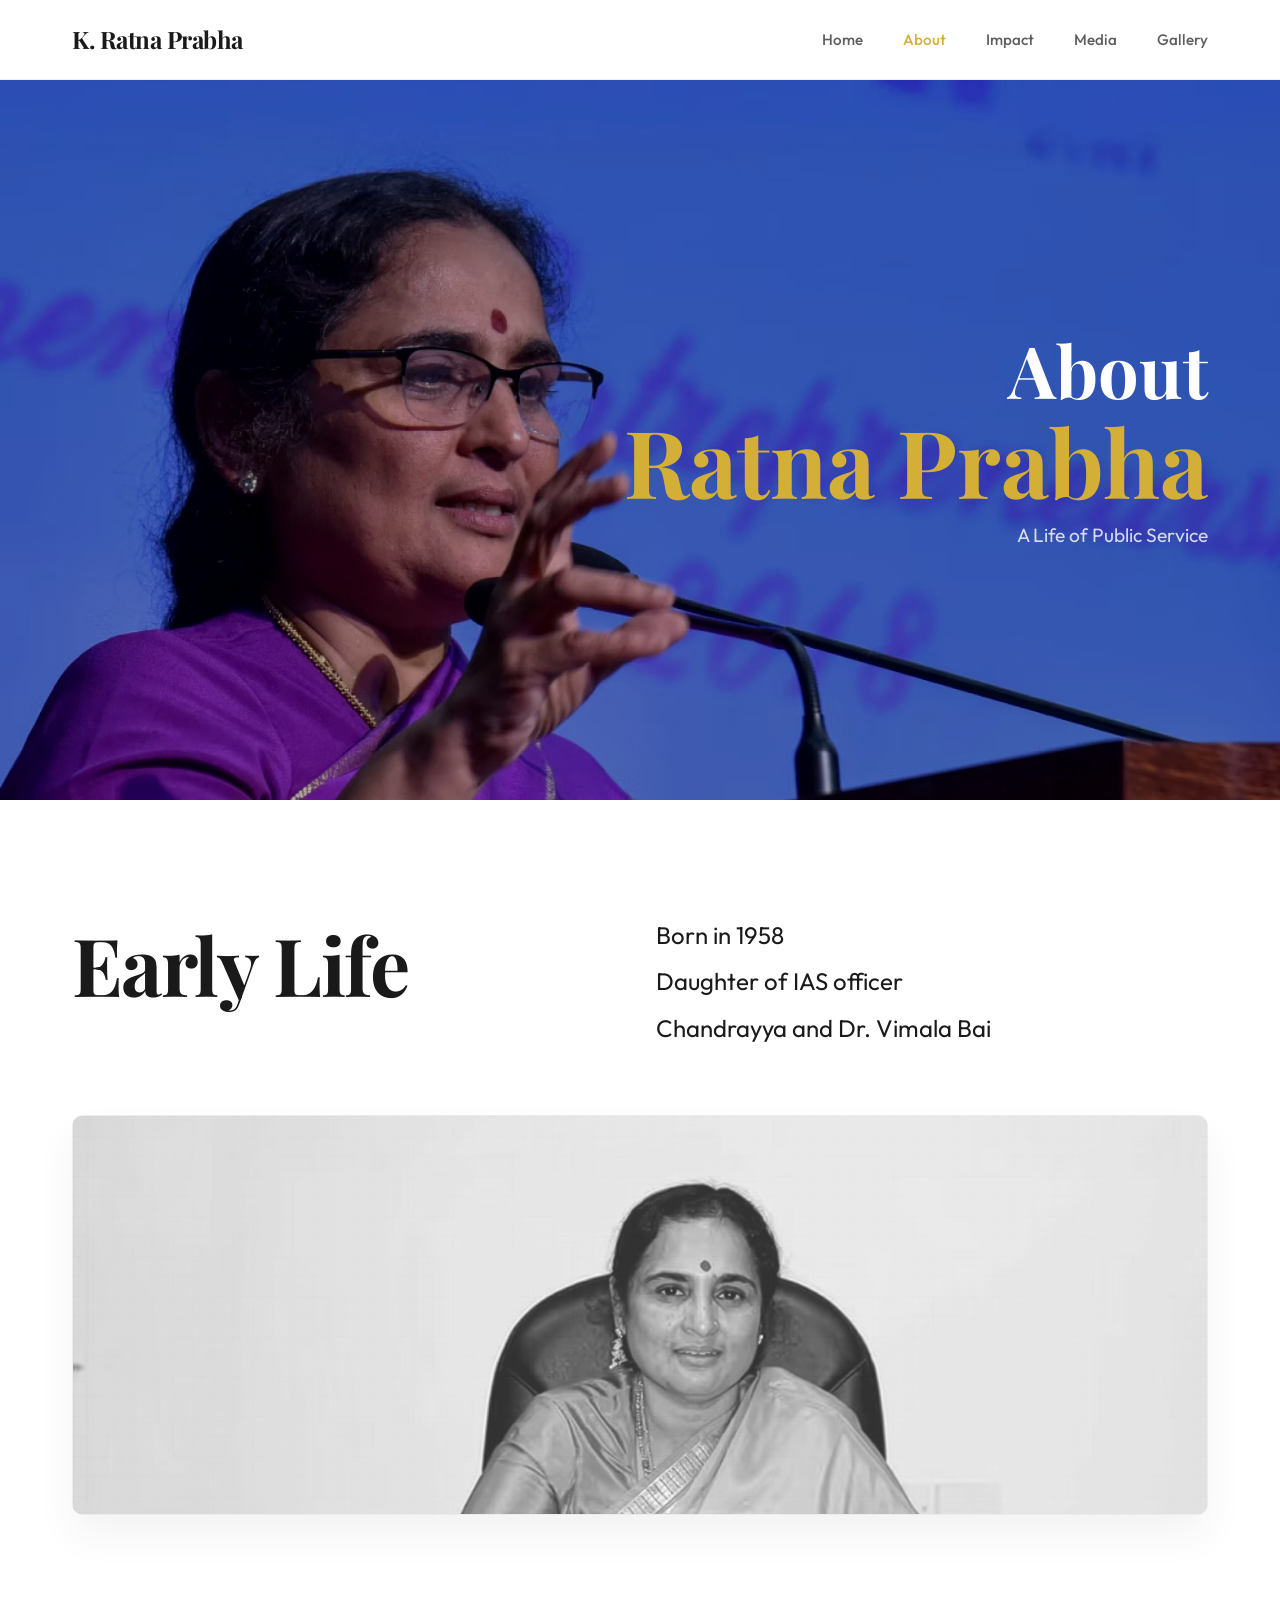
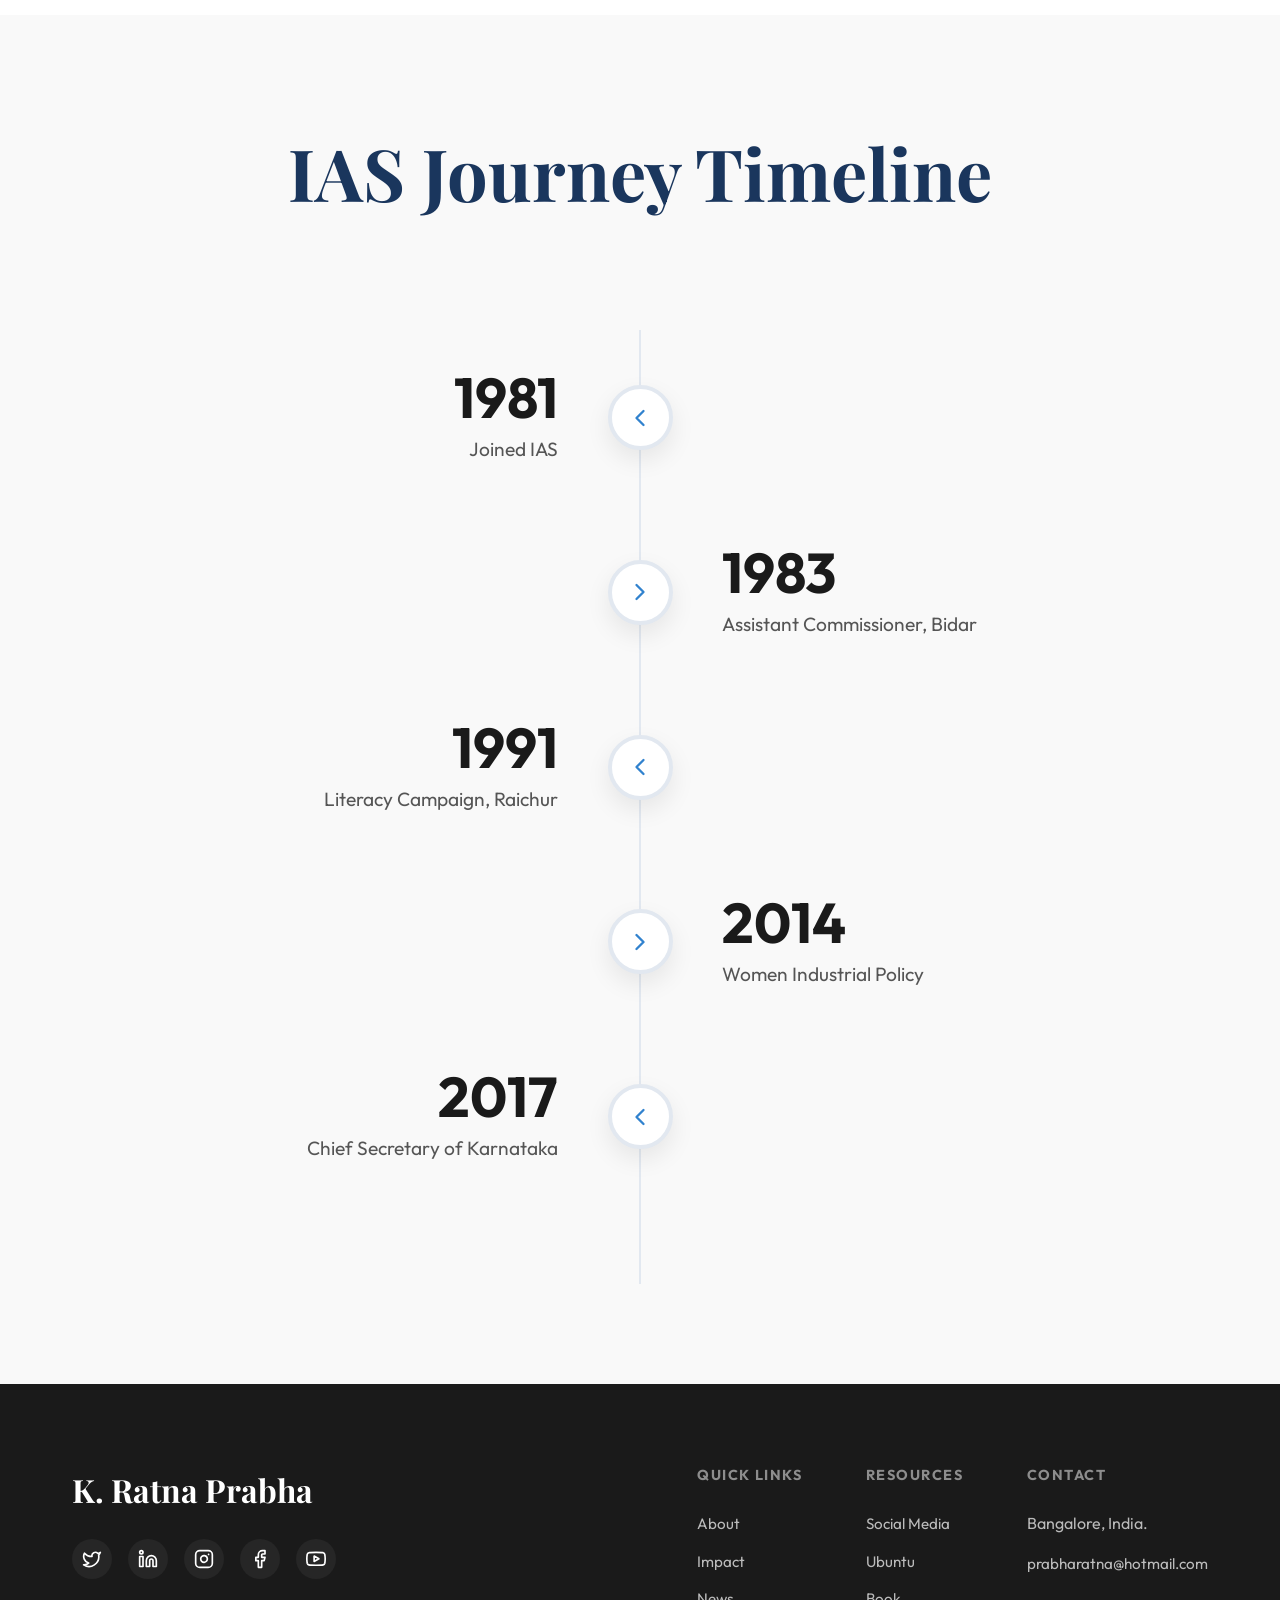
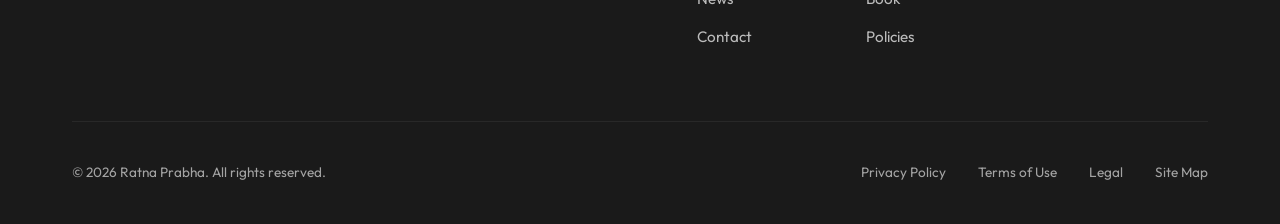
<file: about.html>
<!DOCTYPE html>
<html lang="en">
<head>
    <meta charset="UTF-8">
    <meta name="viewport" content="width=device-width, initial-scale=1.0">
    <title>About | K. Ratna Prabha</title>
    <meta name="description" content="Learn about the life and journey of K. Ratna Prabha, from her early years to her distinguished career in the IAS and beyond.">
    
    <!-- Google Fonts -->
    <link rel="preconnect" href="https://fonts.googleapis.com">
    <link rel="preconnect" href="https://fonts.gstatic.com" crossorigin>
    <link href="https://fonts.googleapis.com/css2?family=Inter:wght@300;400;500;600&family=Playfair+Display:ital,wght@0,400;0,700;1,400&family=Outfit:wght@300;400;600&display=swap" rel="stylesheet">
    
    <link rel="stylesheet" href="about.css">
</head>
<body>

    <nav class="navbar">
        <div class="nav-container">
            <a href="index.html" class="nav-logo">K. Ratna Prabha</a>
            <ul class="nav-links">
                <li><a href="index.html">Home</a></li>
                <li><a href="about.html" class="active">About</a></li>
                <li><a href="index.html#impact">Impact</a></li>
                <li><a href="media.html">Media</a></li>
                <li><a href="gallery.html">Gallery</a></li>
            </ul>
            <div class="nav-menu-btn" id="menuBtn">
                <span></span>
                <span></span>
            </div>
        </div>
    </nav>

    <header class="hero">
        <div class="hero-bg">
            <img src="assets/images/about-page-header.avif" alt="Ratna Prabha Header">
        </div>
        <div class="hero-content">
            <h1 class="hero-title">About <br><span>Ratna Prabha</span></h1>
            <p class="hero-subtitle">A Life of Public Service</p>
        </div>
    </header>

    <section class="early-life">
        <div class="section-container">
            <div class="early-life-grid">
                <div class="early-life-title">
                    <h2>Early Life</h2>
                </div>
                <div class="early-life-details">
                    <p>Born in 1958</p>
                    <p>Daughter of IAS officer</p>
                    <p>Chandrayya and Dr. Vimala Bai</p>
                </div>
            </div>
            
            <div class="early-life-visual">
                <div class="visual-placeholder">
                    <!-- We can use a generated image here later if needed -->
                    <img src="assets/images/ratna-bg.avif" alt="Background decoration" class="visual-img">
                </div>
            </div>
        </div>
    </section>

    <section class="timeline-section" id="timeline">
        <div class="section-container">
            <h2 class="timeline-main-title">IAS Journey Timeline</h2>
            
            <div class="timeline">
                <div class="timeline-line"></div>
                
                <!-- 1981 -->
                <div class="timeline-item left">
                    <div class="timeline-content">
                        <h3 class="timeline-year">1981</h3>
                        <p class="timeline-desc">Joined IAS</p>
                    </div>
                    <div class="timeline-indicator">
                        <div class="indicator-icon">
                            <svg width="24" height="24" viewBox="0 0 24 24" fill="none" stroke="currentColor" stroke-width="2" stroke-linecap="round" stroke-linejoin="round"><path d="m15 18-6-6 6-6"/></svg>
                        </div>
                    </div>
                </div>

                <!-- 1983 -->
                <div class="timeline-item right">
                    <div class="timeline-indicator">
                        <div class="indicator-icon">
                            <svg width="24" height="24" viewBox="0 0 24 24" fill="none" stroke="currentColor" stroke-width="2" stroke-linecap="round" stroke-linejoin="round"><path d="m9 18 6-6-6-6"/></svg>
                        </div>
                    </div>
                    <div class="timeline-content">
                        <h3 class="timeline-year">1983</h3>
                        <p class="timeline-desc">Assistant Commissioner, Bidar</p>
                    </div>
                </div>

                <!-- 1991 -->
                <div class="timeline-item left">
                    <div class="timeline-content">
                        <h3 class="timeline-year">1991</h3>
                        <p class="timeline-desc">Literacy Campaign, Raichur</p>
                    </div>
                    <div class="timeline-indicator">
                        <div class="indicator-icon">
                            <svg width="24" height="24" viewBox="0 0 24 24" fill="none" stroke="currentColor" stroke-width="2" stroke-linecap="round" stroke-linejoin="round"><path d="m15 18-6-6 6-6"/></svg>
                        </div>
                    </div>
                </div>

                <!-- 2014 -->
                <div class="timeline-item right">
                    <div class="timeline-indicator">
                        <div class="indicator-icon">
                            <svg width="24" height="24" viewBox="0 0 24 24" fill="none" stroke="currentColor" stroke-width="2" stroke-linecap="round" stroke-linejoin="round"><path d="m9 18 6-6-6-6"/></svg>
                        </div>
                    </div>
                    <div class="timeline-content">
                        <h3 class="timeline-year">2014</h3>
                        <p class="timeline-desc">Women Industrial Policy</p>
                    </div>
                </div>

                <!-- 2017 -->
                <div class="timeline-item left">
                    <div class="timeline-content">
                        <h3 class="timeline-year">2017</h3>
                        <p class="timeline-desc">Chief Secretary of Karnataka</p>
                    </div>
                    <div class="timeline-indicator">
                        <div class="indicator-icon">
                            <svg width="24" height="24" viewBox="0 0 24 24" fill="none" stroke="currentColor" stroke-width="2" stroke-linecap="round" stroke-linejoin="round"><path d="m15 18-6-6 6-6"/></svg>
                        </div>
                    </div>
                </div>

            </div>
        </div>
    </section>

    <footer class="footer">
        <div class="footer-container">
            <div class="footer-top">
                <div class="footer-brand">
                    <h2 class="footer-logo">K. Ratna Prabha</h2>
                    <div class="social-links">
                        <a href="https://x.com/Ratnaprabha_IAS" aria-label="X (Twitter)" target="_blank"><svg width="20" height="20" viewBox="0 0 24 24" fill="none" stroke="currentColor" stroke-width="2" stroke-linecap="round" stroke-linejoin="round"><path d="M22 4s-.7 2.1-2 3.4c1.6 10-9.4 17.3-18 11.6 2.2.1 4.4-.6 6-2C3 15.5.5 9.6 3 5c2.2 2.6 5.6 4.1 9 4-.9-4.2 4-6.6 7-3.8 1.1 0 3-1.2 3-1.2z"/></svg></a>
                        <a href="https://www.linkedin.com/in/k-ratna-prabha-ias-retd?utm_source=share_via&utm_content=profile&utm_medium=member_android" aria-label="LinkedIn" target="_blank"><svg width="20" height="20" viewBox="0 0 24 24" fill="none" stroke="currentColor" stroke-width="2" stroke-linecap="round" stroke-linejoin="round"><path d="M16 8a6 6 0 0 1 6 6v7h-4v-7a2 2 0 0 0-2-2 2 2 0 0 0-2 2v7h-4v-7a6 6 0 0 1 6-6z"/><rect width="4" height="12" x="2" y="9"/><circle cx="4" cy="4" r="2"/></svg></a>
                        <a href="https://www.instagram.com/kratnaprabhaias?igsh=ZHpreTl2NXpzZzQy" aria-label="Instagram" target="_blank"><svg width="20" height="20" viewBox="0 0 24 24" fill="none" stroke="currentColor" stroke-width="2" stroke-linecap="round" stroke-linejoin="round"><rect width="20" height="20" x="2" y="2" rx="5" ry="5"/><path d="M16 11.37A4 4 0 1 1 12.63 8 4 4 0 0 1 16 11.37z"/><line x1="17.5" x2="17.51" y1="6.5" y2="6.5"/></svg></a>
                        <a href="https://www.facebook.com/share/1BYM5cAsNx/" aria-label="Facebook" target="_blank"><svg width="20" height="20" viewBox="0 0 24 24" fill="none" stroke="currentColor" stroke-width="2" stroke-linecap="round" stroke-linejoin="round"><path d="M18 2h-3a5 5 0 0 0-5 5v3H7v4h3v8h4v-8h3l1-4h-4V7a1 1 0 0 1 1-1h3z"/></svg></a>
                        <a href="https://youtube.com/@k.ratnaprabhainitiative?si=aSdG-49zg2ml0BW-" aria-label="YouTube" target="_blank"><svg width="20" height="20" viewBox="0 0 24 24" fill="none" stroke="currentColor" stroke-width="2" stroke-linecap="round" stroke-linejoin="round"><path d="M22.54 6.42a2.78 2.78 0 0 0-1.94-2C18.88 4 12 4 12 4s-6.88 0-8.6.46a2.78 2.78 0 0 0-1.94 2A29 29 0 0 0 1 11.75a29 29 0 0 0 .46 5.33 2.78 2.78 0 0 0 1.94 2c1.72.46 8.6.46 8.6.46s6.88 0 8.6-.46a2.78 2.78 0 0 0 1.94-2 29 29 0 0 0 .46-5.33 29 29 0 0 0-.46-5.33z"/><polygon points="9.75 15.02 15.5 11.75 9.75 8.48 9.75 15.02"/></svg></a>
                    </div>
                </div>
                <div class="footer-links-grid">
                    <div class="footer-col">
                        <h4>Quick Links</h4>
                        <ul>
                            <li><a href="about.html">About</a></li>
                            <li><a href="#impact">Impact</a></li>
                            <li><a href="#news">News</a></li>
                            <li><a href="contact.html">Contact</a></li>
                        </ul>
                    </div>
                    <div class="footer-col">
                        <h4>Resources</h4>
                        <ul>
                            <li><a href="#media">Social Media</a></li>
                            <li><a href="#ubuntu">Ubuntu</a></li>
                            <li><a href="#book">Book</a></li>
                            <li><a href="#policies">Policies</a></li>
                        </ul>
                    </div>
                    <div class="footer-col">
                        <h4>Contact</h4>
                        <ul>
                            <li style="color: rgba(255, 255, 255, 0.7); line-height: 1.5; margin-bottom: 1rem;">Bangalore, India.</li>
                            <li><a href="mailto:prabharatna@hotmail.com">prabharatna@hotmail.com</a></li>

                        </ul>
                    </div>
                </div>
            </div>
            <div class="footer-bottom">
                <p>&copy; 2026 Ratna Prabha. All rights reserved.</p>
                <div class="legal-links">
                    <a href="#">Privacy Policy</a>
                    <a href="#">Terms of Use</a>
                    <a href="#">Legal</a>
                    <a href="#">Site Map</a>
                </div>
            </div>
        </div>
    </footer>

    <style>
        .nav-menu-btn { display: none; flex-direction: column; gap: 5px; cursor: pointer; z-index: 1001; }
        .nav-menu-btn span { width: 25px; height: 3px; background-color: #1c3664; transition: 0.3s; }
        @media (max-width: 768px) {
            .nav-container { position: relative; }
            .nav-menu-btn { display: flex !important; }
            .nav-links { display: none !important; position: absolute; top: 100%; left: 0; width: 100%; background: #fff; flex-direction: column; padding: 20px; gap: 15px !important; box-shadow: 0 5px 10px rgba(0,0,0,0.1); z-index: 1000; }
            .nav-links.active { display: flex !important; }
            .btn-contact { display: none !important; }
        }
    </style>
    <script>
        document.addEventListener('DOMContentLoaded', function() {
            const menuBtn = document.getElementById('menuBtn');
            if (menuBtn) {
                menuBtn.addEventListener('click', function() {
                    document.querySelector('.nav-links').classList.toggle('active');
                });
            }
        });
    </script>
</body>
</html>
</file>
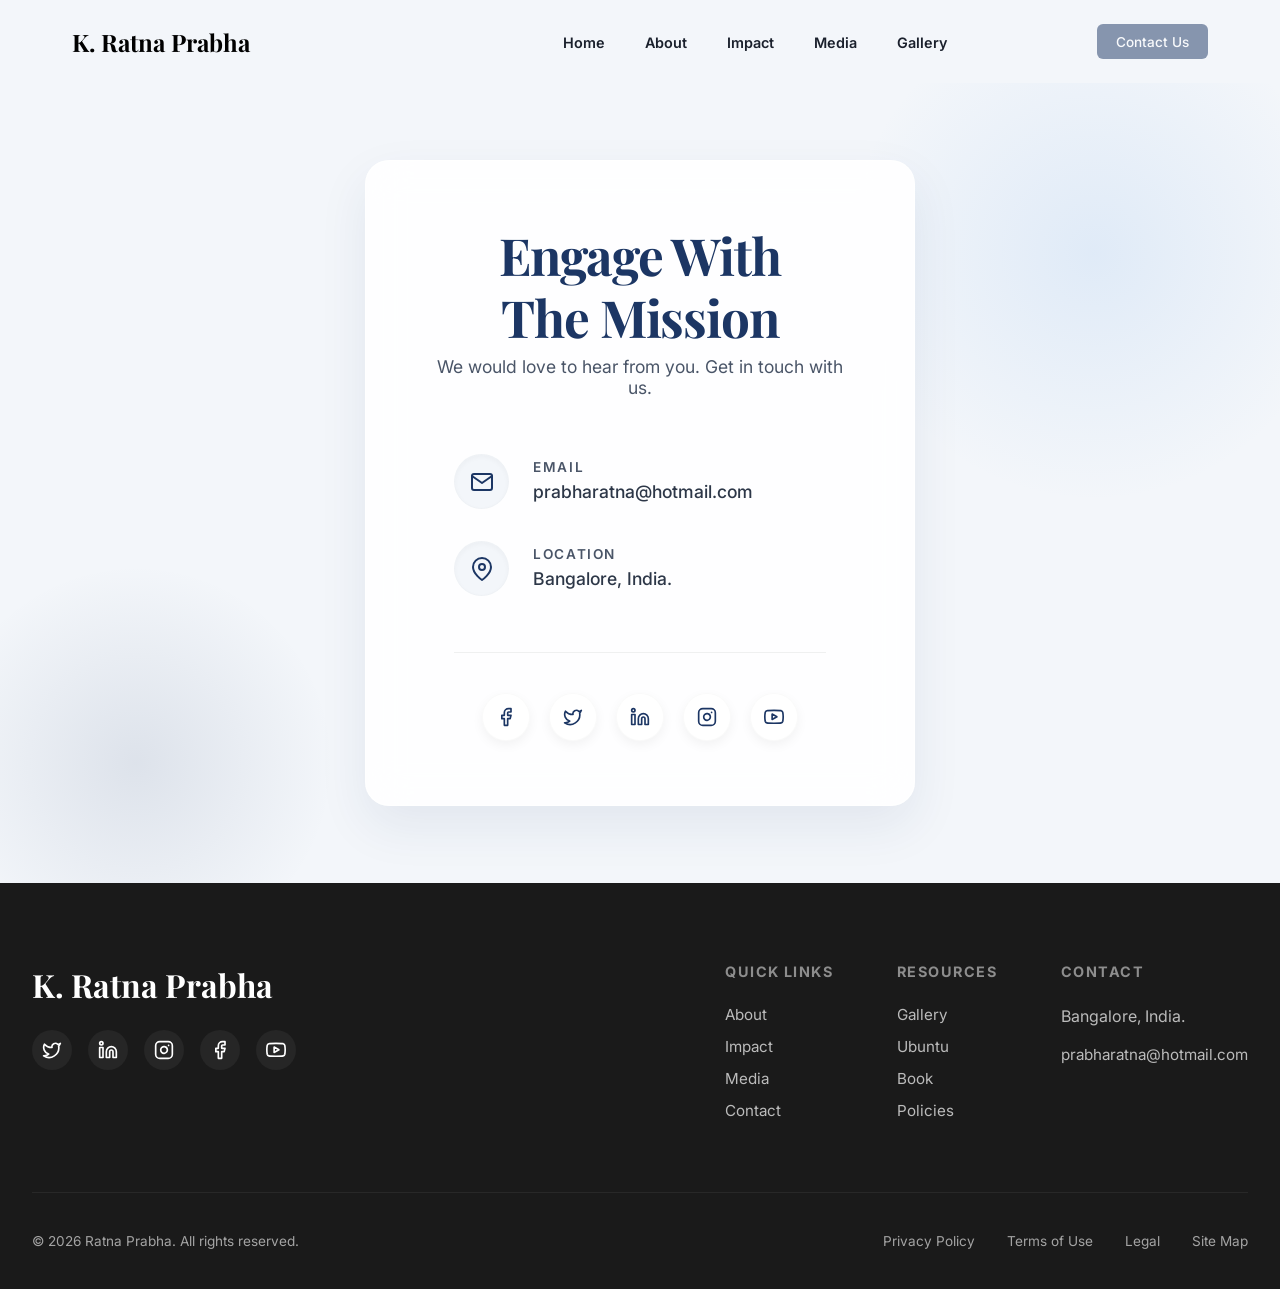
<file: contact.html>
<!DOCTYPE html>
<html lang="en">
<head>
    <meta charset="UTF-8">
    <meta name="viewport" content="width=device-width, initial-scale=1.0">
    <title>Contact Us | K. Ratna Prabha</title>
    <!-- Google Fonts -->
    <link rel="preconnect" href="https://fonts.googleapis.com">
    <link rel="preconnect" href="https://fonts.gstatic.com" crossorigin>
    <link href="https://fonts.googleapis.com/css2?family=Inter:wght@300;400;500;600;700&family=Playfair+Display:wght@500;600;700&display=swap" rel="stylesheet">
    <link rel="stylesheet" href="media.css">
    <style>
        .contact-container {
            min-height: calc(100vh - 100px);
            display: flex;
            align-items: center;
            justify-content: center;
            padding: 4rem 2rem;
            position: relative;
            overflow: hidden;
        }

        /* Subtle background decoration */
        .bg-circle-1 {
            position: absolute;
            top: -10%;
            right: -5%;
            width: 500px;
            height: 500px;
            border-radius: 50%;
            background: radial-gradient(circle, rgba(113,169,232,0.15) 0%, rgba(255,255,255,0) 70%);
            z-index: 0;
        }
        
        .bg-circle-2 {
            position: absolute;
            bottom: -10%;
            left: -5%;
            width: 400px;
            height: 400px;
            border-radius: 50%;
            background: radial-gradient(circle, rgba(28,54,100,0.1) 0%, rgba(255,255,255,0) 70%);
            z-index: 0;
        }

        .contact-card {
            background: rgba(255, 255, 255, 0.9);
            backdrop-filter: blur(20px);
            border-radius: 24px;
            padding: 4rem;
            width: 100%;
            max-width: 550px;
            box-shadow: 0 20px 50px rgba(28, 54, 100, 0.08);
            border: 1px solid rgba(255, 255, 255, 0.5);
            position: relative;
            z-index: 1;
            text-align: center;
        }

        .contact-title {
            font-family: var(--font-serif);
            font-size: 3.2rem;
            color: var(--primary-blue);
            margin-bottom: 0.5rem;
            line-height: 1.2;
            letter-spacing: -0.02em;
        }
        
        .contact-subtitle {
            color: var(--text-muted);
            margin-bottom: 3.5rem;
            font-size: 1.1rem;
        }

        .info-list {
            display: flex;
            flex-direction: column;
            gap: 2rem;
            text-align: left;
            margin-bottom: 3.5rem;
            padding: 0 1.5rem;
        }

        .info-item {
            display: flex;
            align-items: center;
            gap: 1.5rem;
            transition: transform 0.3s ease;
        }
        
        .info-item:hover {
            transform: translateX(5px);
        }

        .info-icon {
            width: 55px;
            height: 55px;
            background: var(--bg-color);
            border-radius: 50%;
            display: flex;
            align-items: center;
            justify-content: center;
            color: var(--primary-blue);
            flex-shrink: 0;
            box-shadow: inset 0 2px 5px rgba(0,0,0,0.03);
            border: 1px solid rgba(0,0,0,0.02);
            transition: all 0.3s ease;
        }
        
        .info-item:hover .info-icon {
            background: var(--primary-blue);
            color: white;
            box-shadow: 0 10px 20px rgba(28, 54, 100, 0.15);
        }

        .info-icon svg {
            width: 24px;
            height: 24px;
        }

        .info-text h4 {
            font-size: 0.85rem;
            text-transform: uppercase;
            letter-spacing: 0.12em;
            color: var(--text-muted);
            margin-bottom: 0.3rem;
            font-weight: 600;
        }

        .info-text p {
            font-size: 1.1rem;
            color: var(--text-main);
            font-weight: 500;
            line-height: 1.4;
        }

        .social-divider {
            height: 1px;
            background: rgba(0,0,0,0.06);
            margin: 0 1.5rem 2.5rem;
        }

        .social-icons {
            display: flex;
            justify-content: center;
            gap: 1.2rem;
        }

        .social-btn {
            width: 48px;
            height: 48px;
            border-radius: 50%;
            background: white;
            display: flex;
            align-items: center;
            justify-content: center;
            color: var(--primary-blue);
            text-decoration: none;
            transition: all 0.3s ease;
            box-shadow: 0 4px 12px rgba(0,0,0,0.05);
            border: 1px solid rgba(0,0,0,0.02);
        }

        .social-btn svg {
            width: 20px;
            height: 20px;
        }

        .social-btn:hover {
            transform: translateY(-4px);
            background: var(--primary-blue);
            color: white;
            box-shadow: 0 10px 20px rgba(28, 54, 100, 0.2);
        }

        @media (max-width: 768px) {
            .contact-card {
                padding: 3rem 1.5rem;
            }
            .contact-title {
                font-size: 2.5rem;
            }
            .info-list {
                padding: 0;
            }
        }
    </style>
</head>
<body>
    <nav class="navbar">
        <div class="nav-container">
            <a href="index.html" class="nav-logo">K. Ratna Prabha</a>
            <ul class="nav-links">
                <li><a href="index.html">Home</a></li>
                <li><a href="about.html">About</a></li>
                <li><a href="index.html#impact">Impact</a></li>
                <li><a href="media.html">Media</a></li>
                <li><a href="gallery.html">Gallery</a></li>
            </ul>
            <div class="nav-menu-btn" id="menuBtn" style="display: none; flex-direction: column; gap: 5px; cursor: pointer; z-index: 1001;">
                <span style="width: 25px; height: 3px; background-color: #1c3664; transition: 0.3s;"></span>
                <span style="width: 25px; height: 3px; background-color: #1c3664; transition: 0.3s;"></span>
                <span style="width: 25px; height: 3px; background-color: #1c3664; transition: 0.3s;"></span>
            </div>
            <a href="contact.html" class="btn-contact" style="opacity: 0.5; pointer-events: none;">Contact Us</a>
        </div>
    </nav>
    <style>
        @media (max-width: 768px) {
            .nav-container { position: relative; }
            .nav-menu-btn { display: flex !important; }
            .nav-links { display: none !important; position: absolute; top: 100%; left: 0; width: 100%; background: #fff; flex-direction: column; padding: 20px; gap: 15px !important; box-shadow: 0 5px 10px rgba(0,0,0,0.1); z-index: 1000; }
            .nav-links.active { display: flex !important; }
            .btn-contact { display: none !important; }
        }
    </style>
    <script>
        document.addEventListener('DOMContentLoaded', function() {
            const menuBtn = document.getElementById('menuBtn');
            if (menuBtn) {
                menuBtn.addEventListener('click', function() {
                    document.querySelector('.nav-links').classList.toggle('active');
                });
            }
        });
    </script>

    <main class="contact-container">
        <div class="bg-circle-1"></div>
        <div class="bg-circle-2"></div>
        
        <div class="contact-card">
            <h1 class="contact-title">Engage With<br>The Mission</h1>
            <p class="contact-subtitle">We would love to hear from you. Get in touch with us.</p>

            <div class="info-list">
                <div class="info-item">
                    <div class="info-icon">
                        <svg viewBox="0 0 24 24" fill="none" stroke="currentColor" stroke-width="2" stroke-linecap="round" stroke-linejoin="round"><path d="M4 4h16c1.1 0 2 .9 2 2v12c0 1.1-.9 2-2 2H4c-1.1 0-2-.9-2-2V6c0-1.1.9-2 2-2z"></path><polyline points="22,6 12,13 2,6"></polyline></svg>
                    </div>
                    <div class="info-text">
                        <h4>Email</h4>
                        <p>prabharatna@hotmail.com</p>
                    </div>
                </div>

                <div class="info-item">
                    <div class="info-icon">
                        <svg viewBox="0 0 24 24" fill="none" stroke="currentColor" stroke-width="2" stroke-linecap="round" stroke-linejoin="round"><path d="M21 10c0 7-9 13-9 13s-9-6-9-13a9 9 0 0 1 18 0z"></path><circle cx="12" cy="10" r="3"></circle></svg>
                    </div>
                    <div class="info-text">
                        <h4>Location</h4>
                        <p>Bangalore, India.</p>
                    </div>
                </div>
            </div>

            <div class="social-divider"></div>

            <div class="social-icons">
                <a href="https://www.facebook.com/share/1BYM5cAsNx/" class="social-btn" aria-label="Facebook" target="_blank">
                    <svg viewBox="0 0 24 24" fill="none" stroke="currentColor" stroke-width="2" stroke-linecap="round" stroke-linejoin="round"><path d="M18 2h-3a5 5 0 0 0-5 5v3H7v4h3v8h4v-8h3l1-4h-4V7a1 1 0 0 1 1-1h3z"></path></svg>
                </a>
                <a href="https://x.com/Ratnaprabha_IAS" class="social-btn" aria-label="X (Twitter)" target="_blank">
                    <svg viewBox="0 0 24 24" fill="none" stroke="currentColor" stroke-width="2" stroke-linecap="round" stroke-linejoin="round"><path d="M22 4s-.7 2.1-2 3.4c1.6 10-9.4 17.3-18 11.6 2.2.1 4.4-.6 6-2C3 15.5.5 9.6 3 5c2.2 2.6 5.6 4.1 9 4-.9-4.2 4-6.6 7-3.8 1.1 0 3-1.2 3-1.2z"></path></svg>
                </a>
                <a href="https://www.linkedin.com/in/k-ratna-prabha-ias-retd?utm_source=share_via&utm_content=profile&utm_medium=member_android" class="social-btn" aria-label="LinkedIn" target="_blank">
                    <svg viewBox="0 0 24 24" fill="none" stroke="currentColor" stroke-width="2" stroke-linecap="round" stroke-linejoin="round"><path d="M16 8a6 6 0 0 1 6 6v7h-4v-7a2 2 0 0 0-2-2 2 2 0 0 0-2 2v7h-4v-7a6 6 0 0 1 6-6z"></path><rect x="2" y="9" width="4" height="12"></rect><circle cx="4" cy="4" r="2"></circle></svg>
                </a>
                <a href="https://www.instagram.com/kratnaprabhaias?igsh=ZHpreTl2NXpzZzQy" class="social-btn" aria-label="Instagram" target="_blank">
                    <svg viewBox="0 0 24 24" fill="none" stroke="currentColor" stroke-width="2" stroke-linecap="round" stroke-linejoin="round"><rect x="2" y="2" width="20" height="20" rx="5" ry="5"></rect><path d="M16 11.37A4 4 0 1 1 12.63 8 4 4 0 0 1 16 11.37z"></path><line x1="17.5" y1="6.5" x2="17.51" y2="6.5"></line></svg>
                </a>
                <a href="https://youtube.com/@k.ratnaprabhainitiative?si=aSdG-49zg2ml0BW-" class="social-btn" aria-label="YouTube" target="_blank">
                    <svg viewBox="0 0 24 24" fill="none" stroke="currentColor" stroke-width="2" stroke-linecap="round" stroke-linejoin="round"><path d="M22.54 6.42a2.78 2.78 0 0 0-1.94-2C18.88 4 12 4 12 4s-6.88 0-8.6.46a2.78 2.78 0 0 0-1.94 2A29 29 0 0 0 1 11.75a29 29 0 0 0 .46 5.33 2.78 2.78 0 0 0 1.94 2c1.72.46 8.6.46 8.6.46s6.88 0 8.6-.46a2.78 2.78 0 0 0 1.94-2 29 29 0 0 0 .46-5.33 29 29 0 0 0-.46-5.33z"/><polygon points="9.75 15.02 15.5 11.75 9.75 8.48 9.75 15.02"/></svg>
                </a>
            </div>
        </div>
    </main>
    <footer class="footer">
        <div class="footer-container">
            <div class="footer-top">
                <div class="footer-brand">
                    <h2 class="footer-logo">K. Ratna Prabha</h2>
                    <div class="social-links">
                        <a href="https://x.com/Ratnaprabha_IAS" aria-label="X (Twitter)" target="_blank"><svg width="20" height="20" viewBox="0 0 24 24" fill="none" stroke="currentColor" stroke-width="2" stroke-linecap="round" stroke-linejoin="round"><path d="M22 4s-.7 2.1-2 3.4c1.6 10-9.4 17.3-18 11.6 2.2.1 4.4-.6 6-2C3 15.5.5 9.6 3 5c2.2 2.6 5.6 4.1 9 4-.9-4.2 4-6.6 7-3.8 1.1 0 3-1.2 3-1.2z"/></svg></a>
                        <a href="https://www.linkedin.com/in/k-ratna-prabha-ias-retd?utm_source=share_via&utm_content=profile&utm_medium=member_android" aria-label="LinkedIn" target="_blank"><svg width="20" height="20" viewBox="0 0 24 24" fill="none" stroke="currentColor" stroke-width="2" stroke-linecap="round" stroke-linejoin="round"><path d="M16 8a6 6 0 0 1 6 6v7h-4v-7a2 2 0 0 0-2-2 2 2 0 0 0-2 2v7h-4v-7a6 6 0 0 1 6-6z"/><rect width="4" height="12" x="2" y="9"/><circle cx="4" cy="4" r="2"/></svg></a>
                        <a href="https://www.instagram.com/kratnaprabhaias?igsh=ZHpreTl2NXpzZzQy" aria-label="Instagram" target="_blank"><svg width="20" height="20" viewBox="0 0 24 24" fill="none" stroke="currentColor" stroke-width="2" stroke-linecap="round" stroke-linejoin="round"><rect width="20" height="20" x="2" y="2" rx="5" ry="5"/><path d="M16 11.37A4 4 0 1 1 12.63 8 4 4 0 0 1 16 11.37z"/><line x1="17.5" x2="17.51" y1="6.5" y2="6.5"/></svg></a>
                        <a href="https://www.facebook.com/share/1BYM5cAsNx/" aria-label="Facebook" target="_blank"><svg width="20" height="20" viewBox="0 0 24 24" fill="none" stroke="currentColor" stroke-width="2" stroke-linecap="round" stroke-linejoin="round"><path d="M18 2h-3a5 5 0 0 0-5 5v3H7v4h3v8h4v-8h3l1-4h-4V7a1 1 0 0 1 1-1h3z"/></svg></a>
                        <a href="https://youtube.com/@k.ratnaprabhainitiative?si=aSdG-49zg2ml0BW-" aria-label="YouTube" target="_blank"><svg width="20" height="20" viewBox="0 0 24 24" fill="none" stroke="currentColor" stroke-width="2" stroke-linecap="round" stroke-linejoin="round"><path d="M22.54 6.42a2.78 2.78 0 0 0-1.94-2C18.88 4 12 4 12 4s-6.88 0-8.6.46a2.78 2.78 0 0 0-1.94 2A29 29 0 0 0 1 11.75a29 29 0 0 0 .46 5.33 2.78 2.78 0 0 0 1.94 2c1.72.46 8.6.46 8.6.46s6.88 0 8.6-.46a2.78 2.78 0 0 0 1.94-2 29 29 0 0 0 .46-5.33 29 29 0 0 0-.46-5.33z"/><polygon points="9.75 15.02 15.5 11.75 9.75 8.48 9.75 15.02"/></svg></a>
                    </div>
                </div>
                <div class="footer-links-grid">
                    <div class="footer-col">
                        <h4>Quick Links</h4>
                        <ul>
                            <li><a href="about.html">About</a></li>
                            <li><a href="index.html#impact">Impact</a></li>
                            <li><a href="media.html">Media</a></li>
                            <li><a href="contact.html">Contact</a></li>
                        </ul>
                    </div>
                    <div class="footer-col">
                        <h4>Resources</h4>
                        <ul>
                            <li><a href="gallery.html">Gallery</a></li>
                            <li><a href="#ubuntu">Ubuntu</a></li>
                            <li><a href="#book">Book</a></li>
                            <li><a href="#policies">Policies</a></li>
                        </ul>
                    </div>
                    <div class="footer-col">
                        <h4>Contact</h4>
                        <ul>
                            <li style="color: rgba(255, 255, 255, 0.7); line-height: 1.5; margin-bottom: 1rem;">Bangalore, India.</li>
                            <li><a href="mailto:prabharatna@hotmail.com">prabharatna@hotmail.com</a></li>

                        </ul>
                    </div>
                </div>
            </div>
            <div class="footer-bottom">
                <p>&copy; 2026 Ratna Prabha. All rights reserved.</p>
                <div class="legal-links">
                    <a href="#">Privacy Policy</a>
                    <a href="#">Terms of Use</a>
                    <a href="#">Legal</a>
                    <a href="#">Site Map</a>
                </div>
            </div>
        </div>
    </footer>
</body>
</html>
</file>
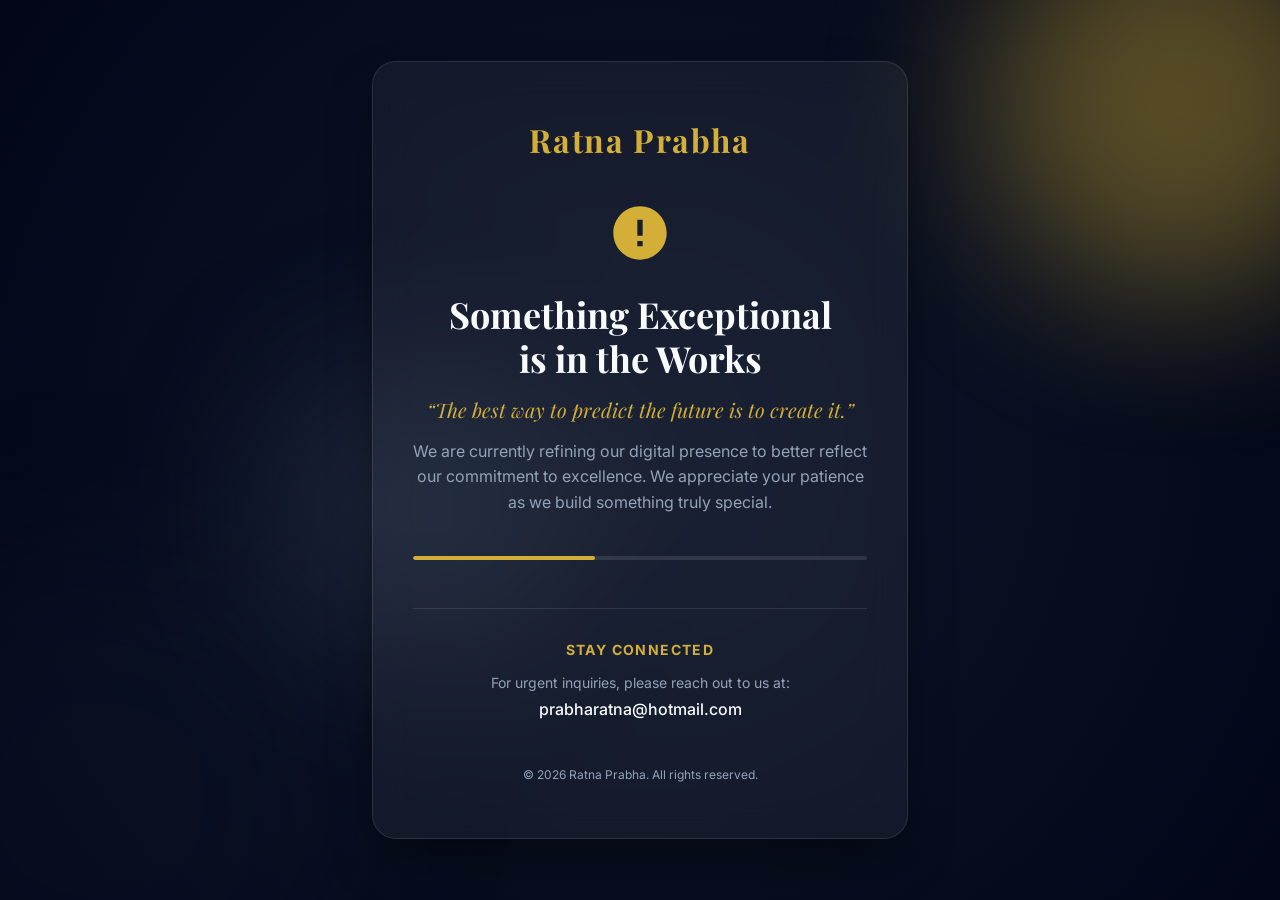
<file: maintenance.html>
<!DOCTYPE html>
<html lang="en">

<head>
    <meta charset="UTF-8">
    <meta name="viewport" content="width=device-width, initial-scale=1.0">
    <title>Website Under Maintenance | Ratna Prabha</title>
    <meta name="description"
        content="The official website of Ratna Prabha is currently undergoing scheduled maintenance. We will be back online shortly with an enhanced experience.">
    <!-- Google Fonts -->
    <link rel="preconnect" href="https://fonts.googleapis.com">
    <link rel="preconnect" href="https://fonts.gstatic.com" crossorigin>
    <link
        href="https://fonts.googleapis.com/css2?family=Inter:wght@400;500;600&family=Playfair+Display:ital,wght@0,700;1,700&display=swap"
        rel="stylesheet">
    <link rel="stylesheet" href="maintenance.css">
</head>

<body>
    <div class="bg-decoration">
        <div class="orb orb-1"></div>
        <div class="orb orb-2"></div>
        <div class="orb orb-3"></div>
    </div>

    <main class="maintenance-container">
        <div class="glass-card">
            <div class="brand">
                <span class="logo-serif">Ratna Prabha</span>
            </div>

            <div class="status-icon">
                <svg width="64" height="64" viewBox="0 0 24 24" fill="none" xmlns="http://www.w3.org/2000/svg">
                    <path
                        d="M12 2C6.48 2 2 6.48 2 12C2 17.52 6.48 22 12 22C17.52 22 22 17.52 22 12C22 6.48 17.52 2 12 2ZM13 17H11V15H13V17ZM13 13H11V7H13V13Z"
                        fill="currentColor" />
                </svg>
            </div>

            <h1 class="title">Something Exceptional <br>is in the Works</h1>
            <p class="subtitle">&ldquo;The best way to predict the future is to create it.&rdquo;</p>
            <p class="description">We are currently refining our digital presence to better reflect our commitment to excellence. We appreciate your patience as we build something truly special.</p>

            <div class="loader-container">
                <div class="loader-bar"></div>
            </div>

            <div class="contact-info">
                <h3>Stay Connected</h3>
                <p>For urgent inquiries, please reach out to us at:</p>
                <a href="mailto:prabharatna@hotmail.com" class="email-link">prabharatna@hotmail.com</a>
            </div>

            <div class="footer">
                <p>&copy; 2026 Ratna Prabha. All rights reserved.</p>
            </div>
        </div>
    </main>
</body>

</html>
</file>
<file: about.css>
:root {
    --primary: #111111;
    --accent: #d4af37;
    --accent-light: #f1c40f;
    --text-dark: #1a1a1a;
    --text-muted: #555555;
    --bg-light: #ffffff;
    --bg-alt: #f9f9f9;
    --font-serif: 'Playfair Display', serif;
    --font-sans: 'Outfit', sans-serif;
    --nav-height: 80px;
    --container-max: 1200px;
    --transition: all 0.4s cubic-bezier(0.165, 0.84, 0.44, 1);
}

* {
    margin: 0;
    padding: 0;
    box-sizing: border-box;
}

body {
    font-family: var(--font-sans);
    color: var(--text-dark);
    background-color: var(--bg-light);
    line-height: 1.6;
    overflow-x: hidden;
    padding-top: var(--nav-height);
}

/* Navbar */
.navbar {
    position: fixed;
    top: 0;
    left: 0;
    width: 100%;
    height: var(--nav-height);
    background: rgba(255, 255, 255, 0.8);
    backdrop-filter: blur(20px);
    z-index: 1000;
    display: flex;
    align-items: center;
    border-bottom: 1px solid rgba(0, 0, 0, 0.05);
}

.nav-container {
    max-width: var(--container-max);
    margin: 0 auto;
    width: 100%;
    padding: 0 2rem;
    display: flex;
    justify-content: space-between;
    align-items: center;
}

.nav-logo {
    font-family: var(--font-serif);
    font-size: 1.5rem;
    font-weight: 700;
    color: var(--text-dark);
    text-decoration: none;
    letter-spacing: -0.02em;
}

.nav-links {
    display: flex;
    list-style: none;
    gap: 2.5rem;
}

.nav-links a {
    text-decoration: none;
    color: var(--text-dark);
    font-weight: 500;
    font-size: 0.95rem;
    transition: var(--transition);
    opacity: 0.7;
}

.nav-links a:hover, .nav-links a.active {
    opacity: 1;
    color: var(--accent);
}

/* Hero Section */
.hero {
    position: relative;
    height: 80vh;
    min-height: 600px;
    display: flex;
    align-items: center;
    justify-content: center;
    color: white;
    overflow: hidden;
}

.hero-bg {
    position: absolute;
    top: 0;
    left: 0;
    width: 100%;
    height: 100%;
    z-index: -1;
}

.hero-bg img {
    width: 100%;
    height: 100%;
    object-fit: cover;
    filter: brightness(0.7) contrast(1.1);
}

.hero-content {
    max-width: var(--container-max);
    width: 100%;
    padding: 0 2rem;
    text-align: right;
    display: flex;
    flex-direction: column;
    align-items: flex-end;
}

.hero-title {
    font-family: var(--font-serif);
    font-size: clamp(3rem, 6vw, 4.5rem);
    line-height: 1.1;
    margin-bottom: 0.5rem;
    font-weight: 700;
}

.hero-title span {
    color: var(--accent);
    display: block;
    font-size: 1.3em;
}

.hero-subtitle {
    font-size: 1.2rem;
    font-weight: 400;
    opacity: 0.8;
}

/* Early Life Section */
.early-life {
    padding: 100px 0;
    background: var(--bg-light);
}

.section-container {
    max-width: var(--container-max);
    margin: 0 auto;
    padding: 0 2rem;
}

.early-life-grid {
    display: grid;
    grid-template-columns: 1fr 1fr;
    gap: 2rem;
    margin-bottom: 60px;
    align-items: start;
}

.early-life-title h2 {
    font-family: var(--font-serif);
    font-size: 5rem;
    color: var(--text-dark);
    letter-spacing: -0.02em;
}

.early-life-details {
    font-size: 1.5rem;
    color: var(--text-dark);
    padding-top: 1rem;
    font-weight: 400;
}

.early-life-details p {
    margin-bottom: 0.5rem;
}

.early-life-visual {
    width: 100%;
    height: 400px;
    background: #eee;
    border-radius: 12px;
    overflow: hidden;
    box-shadow: 0 20px 40px rgba(0,0,0,0.05);
}

.visual-placeholder {
    width: 100%;
    height: 100%;
    display: flex;
    align-items: center;
    justify-content: center;
    background-color: #f8f9fa;
    background-image: 
        linear-gradient(rgba(0,0,0,0.03) 1px, transparent 1px),
        linear-gradient(90deg, rgba(0,0,0,0.03) 1px, transparent 1px);
    background-size: 20px 20px;
    border: 1px solid rgba(0,0,0,0.05);
}

.visual-img {
    width: 100%;
    height: 100%;
    object-fit: cover;
    opacity: 0.8;
}

/* Timeline Section */
.timeline-section {
    padding: 100px 0;
    background: var(--bg-alt);
}

.timeline-main-title {
    font-family: var(--font-serif);
    font-size: 4.5rem;
    text-align: center;
    color: #1a365d; /* Darker blue from screenshot */
    margin-bottom: 100px;
}

.timeline {
    position: relative;
    max-width: 800px;
    margin: 0 auto;
    padding: 40px 0;
}

.timeline-line {
    position: absolute;
    top: 0;
    left: 50%;
    width: 2px;
    height: 100%;
    background: #e2e8f0;
    transform: translateX(-50%);
}

.timeline-item {
    display: grid;
    grid-template-columns: 1fr 100px 1fr;
    align-items: center;
    margin-bottom: 80px;
    width: 100%;
}

.timeline-content {
    padding: 0 2rem;
}

.timeline-item.left .timeline-content {
    grid-column: 1;
    text-align: right;
}

.timeline-item.right .timeline-content {
    grid-column: 3;
    text-align: left;
}

.timeline-indicator {
    grid-column: 2;
    display: flex;
    justify-content: center;
    position: relative;
    z-index: 2;
}

.timeline-year {
    font-size: 3.5rem;
    font-weight: 700;
    color: #1a1a1a;
    line-height: 1;
    margin-bottom: 0.5rem;
}

.timeline-desc {
    font-size: 1.2rem;
    color: var(--text-muted);
}


.indicator-icon {
    width: 65px;
    height: 65px;
    background: #ffffff;
    border-radius: 50%;
    display: flex;
    align-items: center;
    justify-content: center;
    box-shadow: 0 10px 25px rgba(0,0,0,0.08);
    color: #3182ce;
    border: 4px solid #e2e8f0;
    transition: var(--transition);
}

.indicator-icon svg {
    width: 28px;
    height: 28px;
}

.timeline-item:hover .indicator-icon {
    transform: scale(1.1);
    background: var(--accent);
    color: white;
    border-color: var(--accent);
}

/* Footer */
.footer {
    background: #1a1a1a;
    color: white;
    padding: 80px 0 40px;
}

.footer-container {
    max-width: var(--container-max);
    margin: 0 auto;
    padding: 0 2rem;
}

.footer-top {
    display: flex;
    justify-content: space-between;
    margin-bottom: 60px;
    flex-wrap: wrap;
    gap: 3rem;
}

.footer-brand {
    flex: 1;
    min-width: 250px;
}

.footer-logo {
    font-family: var(--font-serif);
    font-size: 2rem;
    margin-bottom: 1.5rem;
}

.social-links {
    display: flex;
    gap: 1rem;
}

.social-links a {
    width: 40px;
    height: 40px;
    border-radius: 50%;
    background: rgba(255,255,255,0.05);
    display: flex;
    align-items: center;
    justify-content: center;
    color: white;
    text-decoration: none;
    transition: var(--transition);
}

.social-links a:hover {
    background: var(--accent);
    color: white;
    transform: translateY(-3px);
}

.footer-links-grid {
    display: flex;
    gap: 4rem;
    flex: 2;
    justify-content: flex-end;
    flex-wrap: wrap;
}

.footer-col h4 {
    font-size: 0.9rem;
    text-transform: uppercase;
    letter-spacing: 0.1em;
    margin-bottom: 1.5rem;
    color: rgba(255,255,255,0.5);
}

.footer-col ul {
    list-style: none;
}

.footer-col ul li {
    margin-bottom: 0.75rem;
}

.footer-col ul a {
    color: white;
    text-decoration: none;
    font-size: 0.95rem;
    opacity: 0.7;
    transition: var(--transition);
}

.footer-col ul a:hover {
    opacity: 1;
    color: var(--accent);
}

.footer-bottom {
    padding-top: 40px;
    border-top: 1px solid rgba(255,255,255,0.1);
    display: flex;
    justify-content: space-between;
    align-items: center;
    font-size: 0.85rem;
    opacity: 0.6;
    flex-wrap: wrap;
    gap: 1rem;
}

.legal-links {
    display: flex;
    gap: 2rem;
}

.legal-links a {
    color: white;
    text-decoration: none;
}

/* Responsive */
@media (max-width: 991px) {
    .early-life-grid {
        flex-direction: column;
        gap: 1rem;
    }
    .early-life-title h2 {
        font-size: 3rem;
    }
    .timeline-main-title {
        font-size: 3rem;
    }
    .footer-links-grid {
        justify-content: flex-start;
    }
}

@media (max-width: 768px) {
    .nav-links {
        display: none; /* Mobile menu needed */
    }
    .hero-content {
        text-align: center;
    }
    .timeline-line {
        left: 30px;
    }
    .timeline-item {
        display: flex;
        flex-direction: row !important;
        margin-bottom: 40px;
    }
    .timeline-content {
        width: 80%;
        text-align: left !important;
        padding-left: 1rem;
        order: 2;
    }
    .timeline-indicator {
        width: 60px;
        order: 1;
        grid-column: auto;
    }
    .timeline-year {
        font-size: 2.5rem;
    }
}
</file>
<file: media.css>
:root {
    --bg-color: #f3f6fa;
    --primary-blue: #1c3664;
    --text-main: #2d3748;
    --text-muted: #4a5568;
    --white: #ffffff;
    --font-sans: 'Inter', sans-serif;
    --font-serif: 'Playfair Display', serif;
}

* {
    margin: 0;
    padding: 0;
    box-sizing: border-box;
}

body {
    background-color: var(--bg-color);
    font-family: var(--font-sans);
    color: var(--text-main);
    -webkit-font-smoothing: antialiased;
}

/* Navbar */
.navbar {
    padding: 1.5rem 0;
    background-color: var(--bg-color);
}

.nav-container {
    max-width: 1200px;
    margin: 0 auto;
    padding: 0 2rem;
    display: flex;
    justify-content: space-between;
    align-items: center;
}

.nav-logo {
    font-family: var(--font-serif);
    font-size: 1.5rem;
    font-weight: 700;
    color: #000;
    text-decoration: none;
    flex: 1;
}

.nav-links {
    list-style: none;
    display: flex;
    gap: 2.5rem;
    flex: 2;
    justify-content: center;
}

.nav-links a {
    text-decoration: none;
    color: #1a202c;
    font-weight: 600;
    font-size: 0.9rem;
}

.btn-contact {
    background-color: var(--primary-blue);
    color: var(--white);
    padding: 0.6rem 1.2rem;
    border-radius: 6px;
    text-decoration: none;
    font-size: 0.85rem;
    font-weight: 500;
    flex: 1;
    text-align: right;
    max-width: fit-content;
    margin-left: auto;
}

/* Main Container */
.media-container {
    max-width: 1200px;
    margin: 2rem auto 5rem;
    padding: 0 2rem;
}

/* Hero Card */
.hero-card {
    position: relative;
    border-radius: 20px;
    overflow: hidden;
    height: 480px;
    margin-bottom: 4rem;
    border: 4px solid #71a9e8;
    box-shadow: 0 10px 30px rgba(113, 169, 232, 0.2);
}

.hero-img {
    width: 100%;
    height: 100%;
    object-fit: cover;
}

.hero-overlay {
    position: absolute;
    bottom: 0;
    left: 0;
    width: 100%;
    padding: 1.5rem 2.5rem;
    background: rgba(255, 255, 255, 0.65);
    backdrop-filter: blur(12px);
    display: flex;
    justify-content: space-between;
    align-items: center;
}

.hero-text {
    font-size: 1.05rem;
    font-weight: 500;
    color: #2d3748;
    line-height: 1.5;
}

.hero-btn {
    flex-shrink: 0;
    padding: 0.7rem 1.5rem !important;
}

/* Video Grid */
.video-grid {
    display: grid;
    grid-template-columns: 1fr 1fr;
    gap: 3rem 2.5rem;
}

.category-title {
    font-size: 1.1rem;
    font-weight: 500;
    color: var(--text-muted);
    margin-bottom: 1rem;
}

.video-card {
    background: var(--white);
    border-radius: 12px;
    overflow: hidden;
    box-shadow: 0 4px 15px rgba(0,0,0,0.04);
    display: flex;
    flex-direction: column;
    height: 100%;
}

.video-img {
    width: 100%;
    aspect-ratio: 16/7;
    object-fit: cover;
}

.video-content {
    padding: 1.5rem;
    display: flex;
    flex-direction: column;
    flex: 1;
}

.video-title {
    font-size: 1.1rem;
    font-weight: 600;
    color: #2d3748;
    line-height: 1.4;
    margin-bottom: 1.5rem;
    flex: 1;
}

.btn-watch {
    background-color: var(--primary-blue);
    color: var(--white);
    padding: 0.6rem 1.2rem;
    border-radius: 6px;
    text-decoration: none;
    font-size: 0.85rem;
    font-weight: 500;
    display: inline-block;
    align-self: flex-start;
}

.btn-watch:hover, .btn-contact:hover {
    opacity: 0.9;
    transform: translateY(-1px);
    box-shadow: 0 4px 10px rgba(28, 54, 100, 0.2);
    transition: all 0.2s ease;
}

/* Responsive */
@media (max-width: 768px) {
    .nav-links, .btn-contact {
        display: none;
    }
    .video-grid {
        grid-template-columns: 1fr;
    }
    .hero-card {
        height: 350px;
    }
    .hero-overlay {
        flex-direction: column;
        align-items: flex-start;
        gap: 1rem;
        padding: 1.2rem;
    }
}
/* Footer */
.footer {
    background: #1a1a1a;
    color: white;
    padding: 80px 0 40px;
}

.footer-container {
    max-width: var(--container-max);
    margin: 0 auto;
    padding: 0 2rem;
}

.footer-top {
    display: flex;
    justify-content: space-between;
    margin-bottom: 60px;
    flex-wrap: wrap;
    gap: 3rem;
}

.footer-brand {
    flex: 1;
    min-width: 250px;
}

.footer-logo {
    font-family: var(--font-serif);
    font-size: 2rem;
    margin-bottom: 1.5rem;
}

.social-links {
    display: flex;
    gap: 1rem;
}

.social-links a {
    width: 40px;
    height: 40px;
    border-radius: 50%;
    background: rgba(255,255,255,0.05);
    display: flex;
    align-items: center;
    justify-content: center;
    color: white;
    text-decoration: none;
    transition: var(--transition);
}

.social-links a:hover {
    background: var(--accent);
    color: white;
    transform: translateY(-3px);
}

.footer-links-grid {
    display: flex;
    gap: 4rem;
    flex: 2;
    justify-content: flex-end;
    flex-wrap: wrap;
}

.footer-col h4 {
    font-size: 0.9rem;
    text-transform: uppercase;
    letter-spacing: 0.1em;
    margin-bottom: 1.5rem;
    color: rgba(255,255,255,0.5);
}

.footer-col ul {
    list-style: none;
}

.footer-col ul li {
    margin-bottom: 0.75rem;
}

.footer-col ul a {
    color: white;
    text-decoration: none;
    font-size: 0.95rem;
    opacity: 0.7;
    transition: var(--transition);
}

.footer-col ul a:hover {
    opacity: 1;
    color: var(--accent);
}

.footer-bottom {
    padding-top: 40px;
    border-top: 1px solid rgba(255,255,255,0.1);
    display: flex;
    justify-content: space-between;
    align-items: center;
    font-size: 0.85rem;
    opacity: 0.6;
    flex-wrap: wrap;
    gap: 1rem;
}

.legal-links {
    display: flex;
    gap: 2rem;
}

.legal-links a {
    color: white;
    text-decoration: none;
}

/* Responsive */
@media (max-width: 991px) {
    .early-life-grid {
        flex-direction: column;
        gap: 1rem;
    }
    .early-life-title h2 {
        font-size: 3rem;
    }
    .timeline-main-title {
        font-size: 3rem;
    }
    .footer-links-grid {
        justify-content: flex-start;
    }
}

@media (max-width: 768px) {
    .nav-links {
        display: none; /* Mobile menu needed */
    }
    .hero-content {
        text-align: center;
    }
    .timeline-line {
        left: 30px;
    }
    .timeline-item {
        display: flex;
        flex-direction: row !important;
        margin-bottom: 40px;
    }
    .timeline-content {
        width: 80%;
        text-align: left !important;
        padding-left: 1rem;
        order: 2;
    }
    .timeline-indicator {
        width: 60px;
        order: 1;
        grid-column: auto;
    }
    .timeline-year {
        font-size: 2.5rem;
    }
}
</file>
<file: maintenance.css>
:root {
  --primary: #0f172a;
  --accent: #d4af37;
  --accent-glow: rgba(212, 175, 55, 0.4);
  --bg-dark: #020617;
  --glass: rgba(255, 255, 255, 0.05);
  --glass-border: rgba(255, 255, 255, 0.1);
  --text-white: #f8fafc;
  --text-muted: #94a3b8;
  --font-serif: 'Playfair Display', serif;
  --font-sans: 'Inter', sans-serif;
}

* {
  margin: 0;
  padding: 0;
  box-sizing: border-box;
}

body {
  font-family: var(--font-sans);
  background-color: var(--bg-dark);
  color: var(--text-white);
  height: 100vh;
  width: 100vw;
  overflow: hidden;
  display: flex;
  align-items: center;
  justify-content: center;
}

/* Dynamic Background Orbs */
.bg-decoration {
  position: fixed;
  top: 0;
  left: 0;
  width: 100%;
  height: 100%;
  z-index: -1;
  background: radial-gradient(circle at 50% 50%, #0f172a 0%, #020617 100%);
}

.orb {
  position: absolute;
  border-radius: 50%;
  filter: blur(80px);
  opacity: 0.4;
  animation: float 20s infinite ease-in-out;
}

.orb-1 {
  width: 400px;
  height: 400px;
  background: var(--accent);
  top: -100px;
  right: -100px;
}

.orb-2 {
  width: 500px;
  height: 500px;
  background: var(--primary);
  bottom: -150px;
  left: -150px;
  animation-delay: -5s;
}

.orb-3 {
  width: 300px;
  height: 300px;
  background: #334155;
  top: 40%;
  left: 20%;
  animation-delay: -10s;
}

@keyframes float {
  0%, 100% { transform: translate(0, 0) scale(1); }
  33% { transform: translate(30px, -50px) scale(1.1); }
  66% { transform: translate(-20px, 40px) scale(0.9); }
}

/* Maintenance Container */
.maintenance-container {
  padding: 2rem;
  width: 100%;
  max-width: 600px;
  z-index: 1;
}

.glass-card {
  background: var(--glass);
  backdrop-filter: blur(20px);
  -webkit-backdrop-filter: blur(20px);
  border: 1px solid var(--glass-border);
  border-radius: 24px;
  padding: 3.5rem 2.5rem;
  text-align: center;
  box-shadow: 0 25px 50px -12px rgba(0, 0, 0, 0.5);
  animation: slideUp 1s cubic-bezier(0.16, 1, 0.3, 1) forwards;
}

@keyframes slideUp {
  from { opacity: 0; transform: translateY(40px); }
  to { opacity: 1; transform: translateY(0); }
}

.brand {
  margin-bottom: 2.5rem;
}

.logo-serif {
  font-family: var(--font-serif);
  font-size: 2rem;
  font-weight: 700;
  color: var(--accent);
  letter-spacing: 0.05em;
}

.status-icon {
  margin-bottom: 1.5rem;
  color: var(--accent);
  animation: pulse 2s infinite ease-in-out;
}

@keyframes pulse {
  0%, 100% { transform: scale(1); opacity: 0.8; }
  50% { transform: scale(1.1); opacity: 1; filter: drop-shadow(0 0 10px var(--accent-glow)); }
}

.title {
  font-family: var(--font-serif);
  font-size: 2.25rem;
  margin-bottom: 1rem;
  line-height: 1.2;
}

.subtitle {
  color: var(--accent);
  font-family: var(--font-serif);
  font-style: italic;
  font-size: 1.25rem;
  margin-bottom: 1rem;
}

.description {
  color: var(--text-muted);
  font-size: 1rem;
  line-height: 1.6;
  margin-bottom: 2.5rem;
}

/* Animated Progress Bar */
.loader-container {
  width: 100%;
  height: 4px;
  background: rgba(255, 255, 255, 0.1);
  border-radius: 2px;
  overflow: hidden;
  margin-bottom: 3rem;
}

.loader-bar {
  width: 40%;
  height: 100%;
  background: var(--accent);
  border-radius: 2px;
  animation: progress 3s infinite ease-in-out;
}

@keyframes progress {
  0% { transform: translateX(-100%); width: 20%; }
  50% { width: 50%; }
  100% { transform: translateX(400%); width: 20%; }
}

/* Contact Section */
.contact-info {
  margin-top: 2rem;
  padding-top: 2rem;
  border-top: 1px solid var(--glass-border);
}

.contact-info h3 {
  font-size: 0.875rem;
  text-transform: uppercase;
  letter-spacing: 0.1em;
  color: var(--accent);
  margin-bottom: 1rem;
}

.contact-info p {
  font-size: 0.875rem;
  color: var(--text-muted);
  margin-bottom: 0.5rem;
}

.email-link {
  color: var(--text-white);
  text-decoration: none;
  font-weight: 500;
  transition: color 0.3s ease;
}

.email-link:hover {
  color: var(--accent);
}

.footer {
  margin-top: 3rem;
  font-size: 0.75rem;
  color: var(--text-muted);
}

/* Mobile Tweaks */
@media (max-width: 480px) {
  .glass-card {
    padding: 2.5rem 1.5rem;
  }
  .title {
    font-size: 1.75rem;
  }
}
</file>
